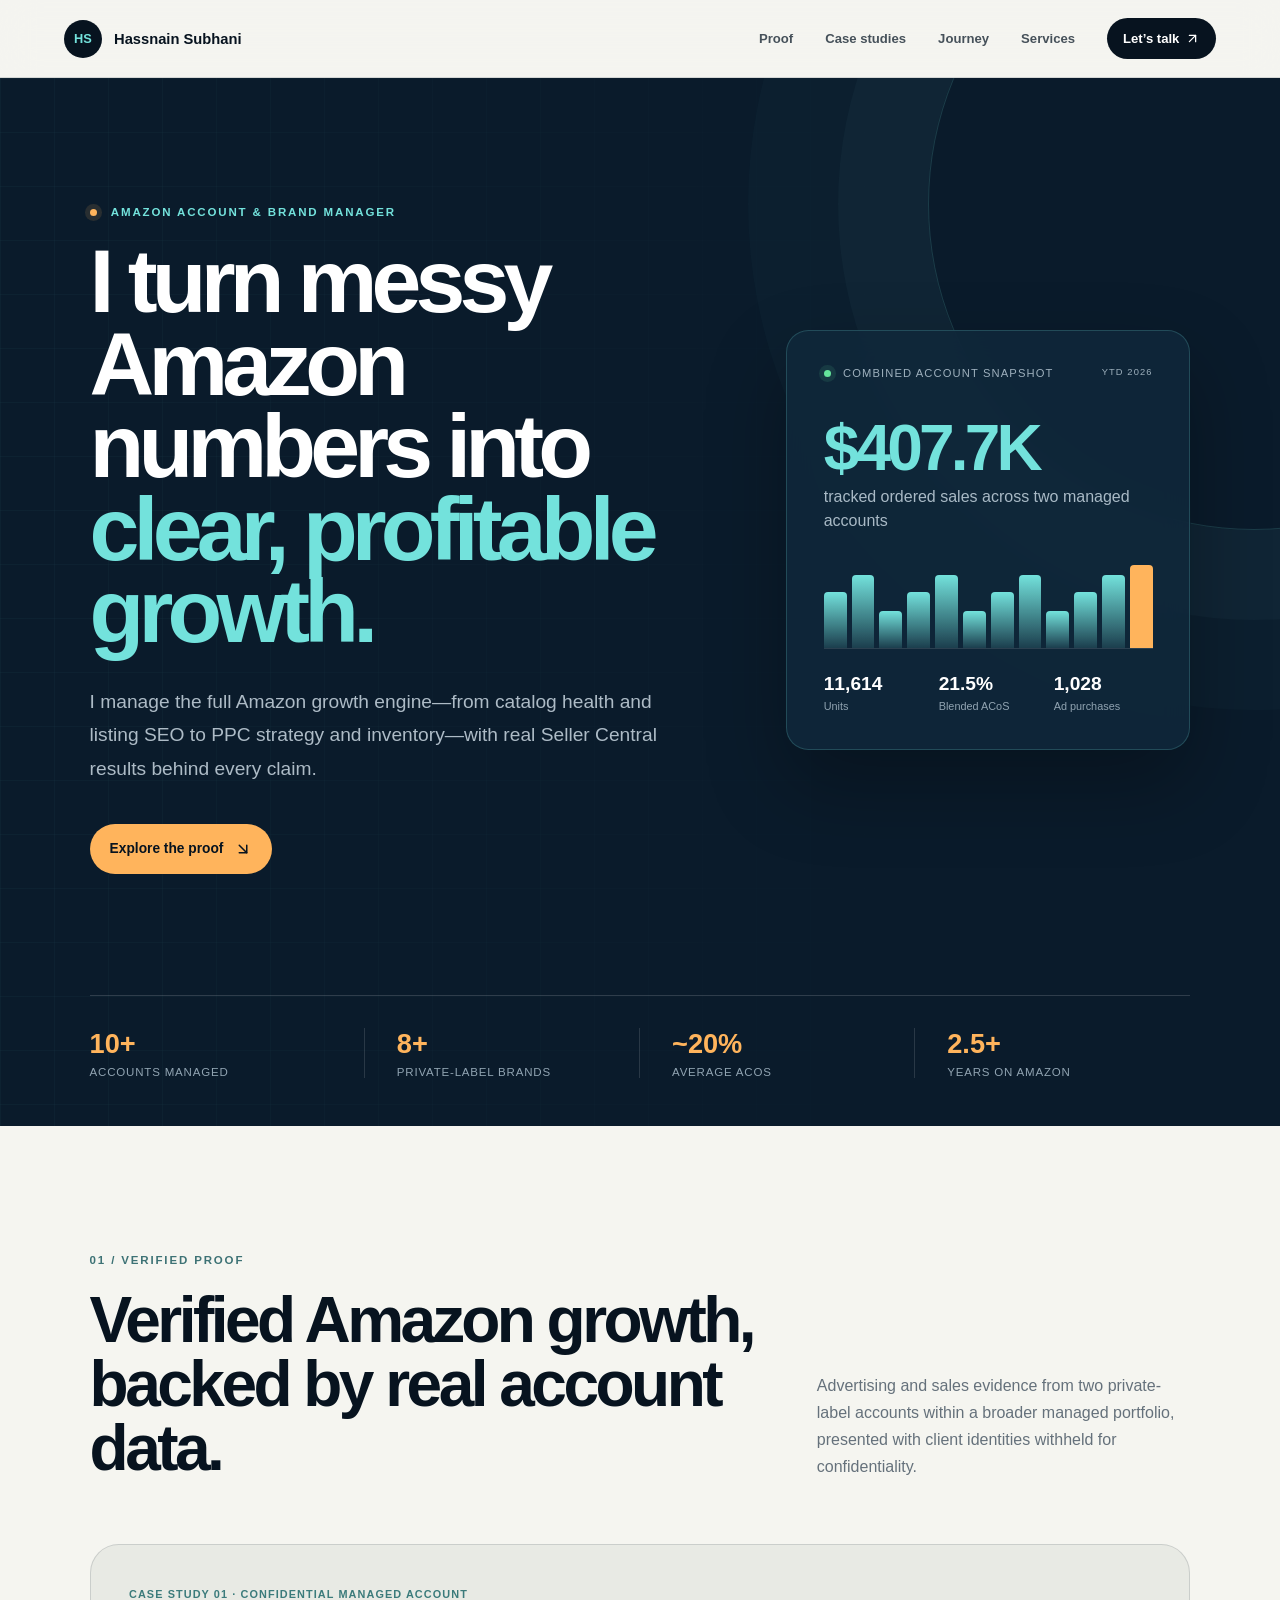
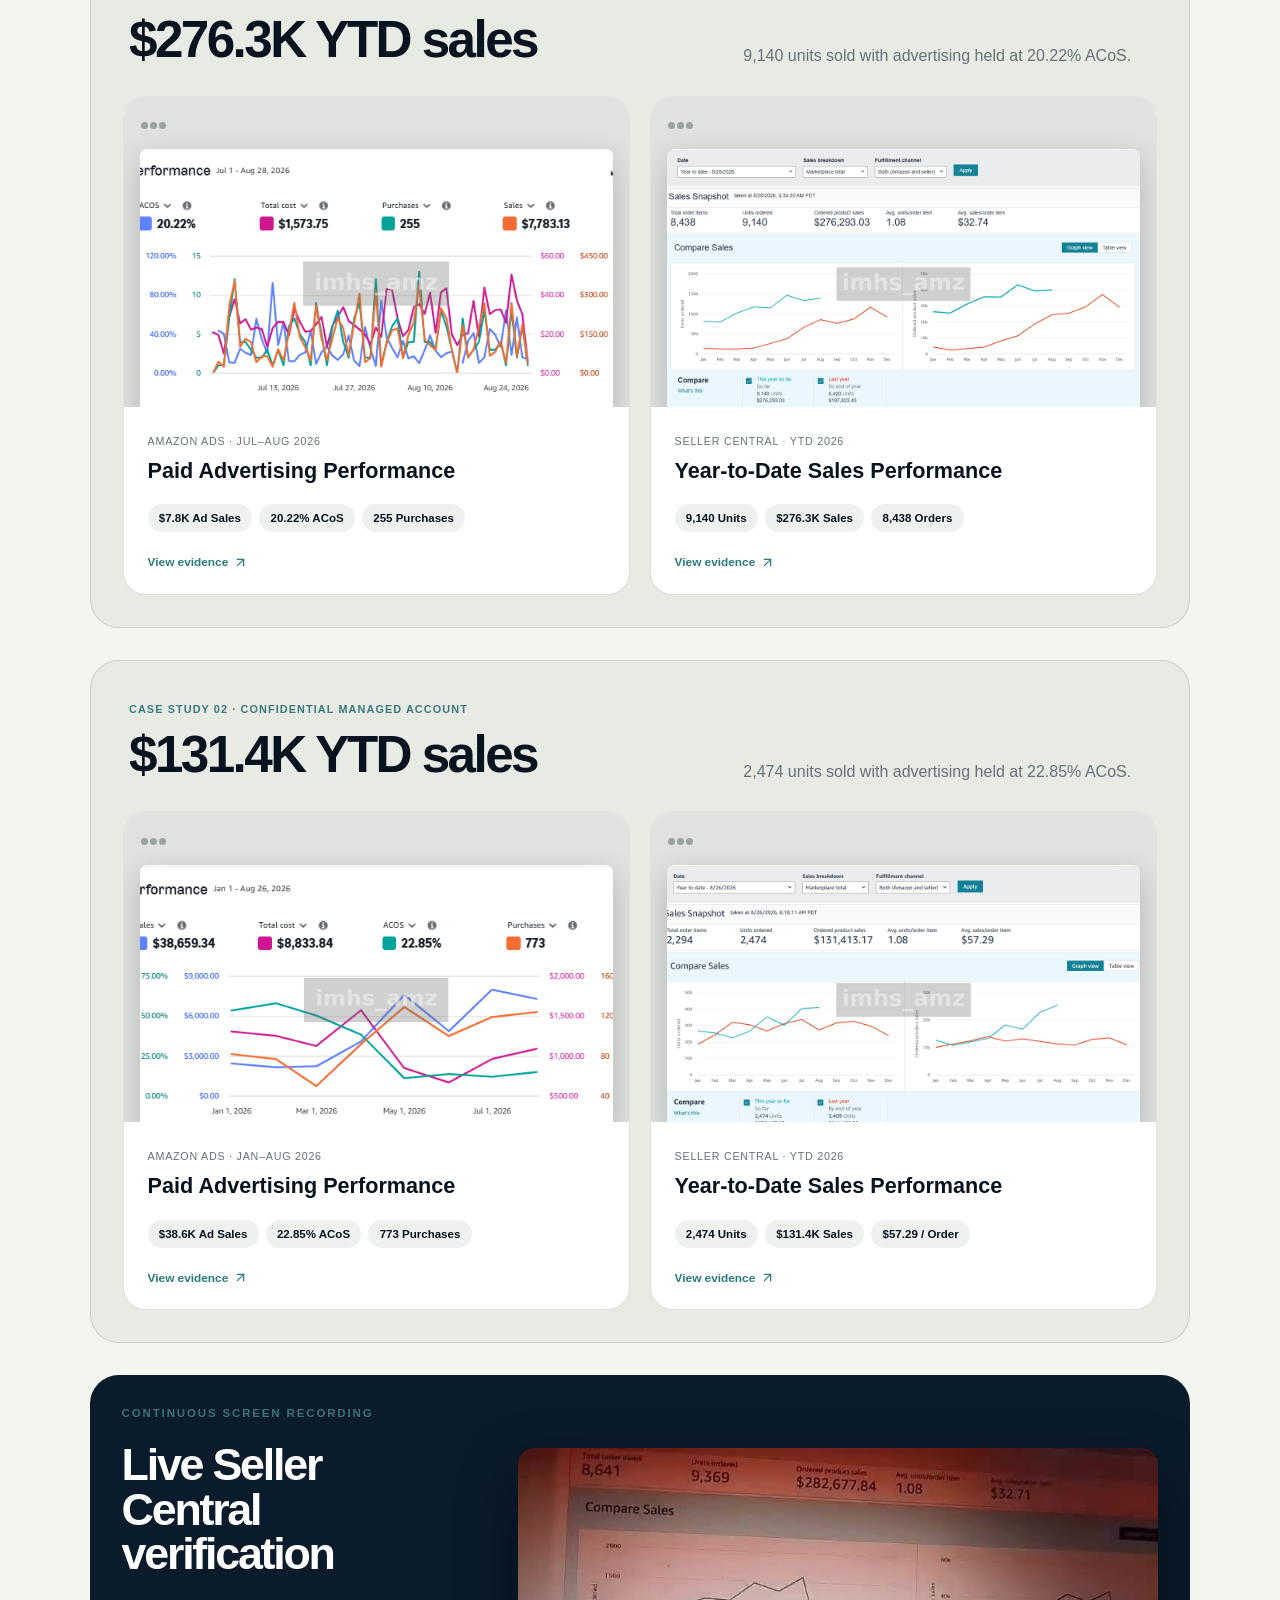
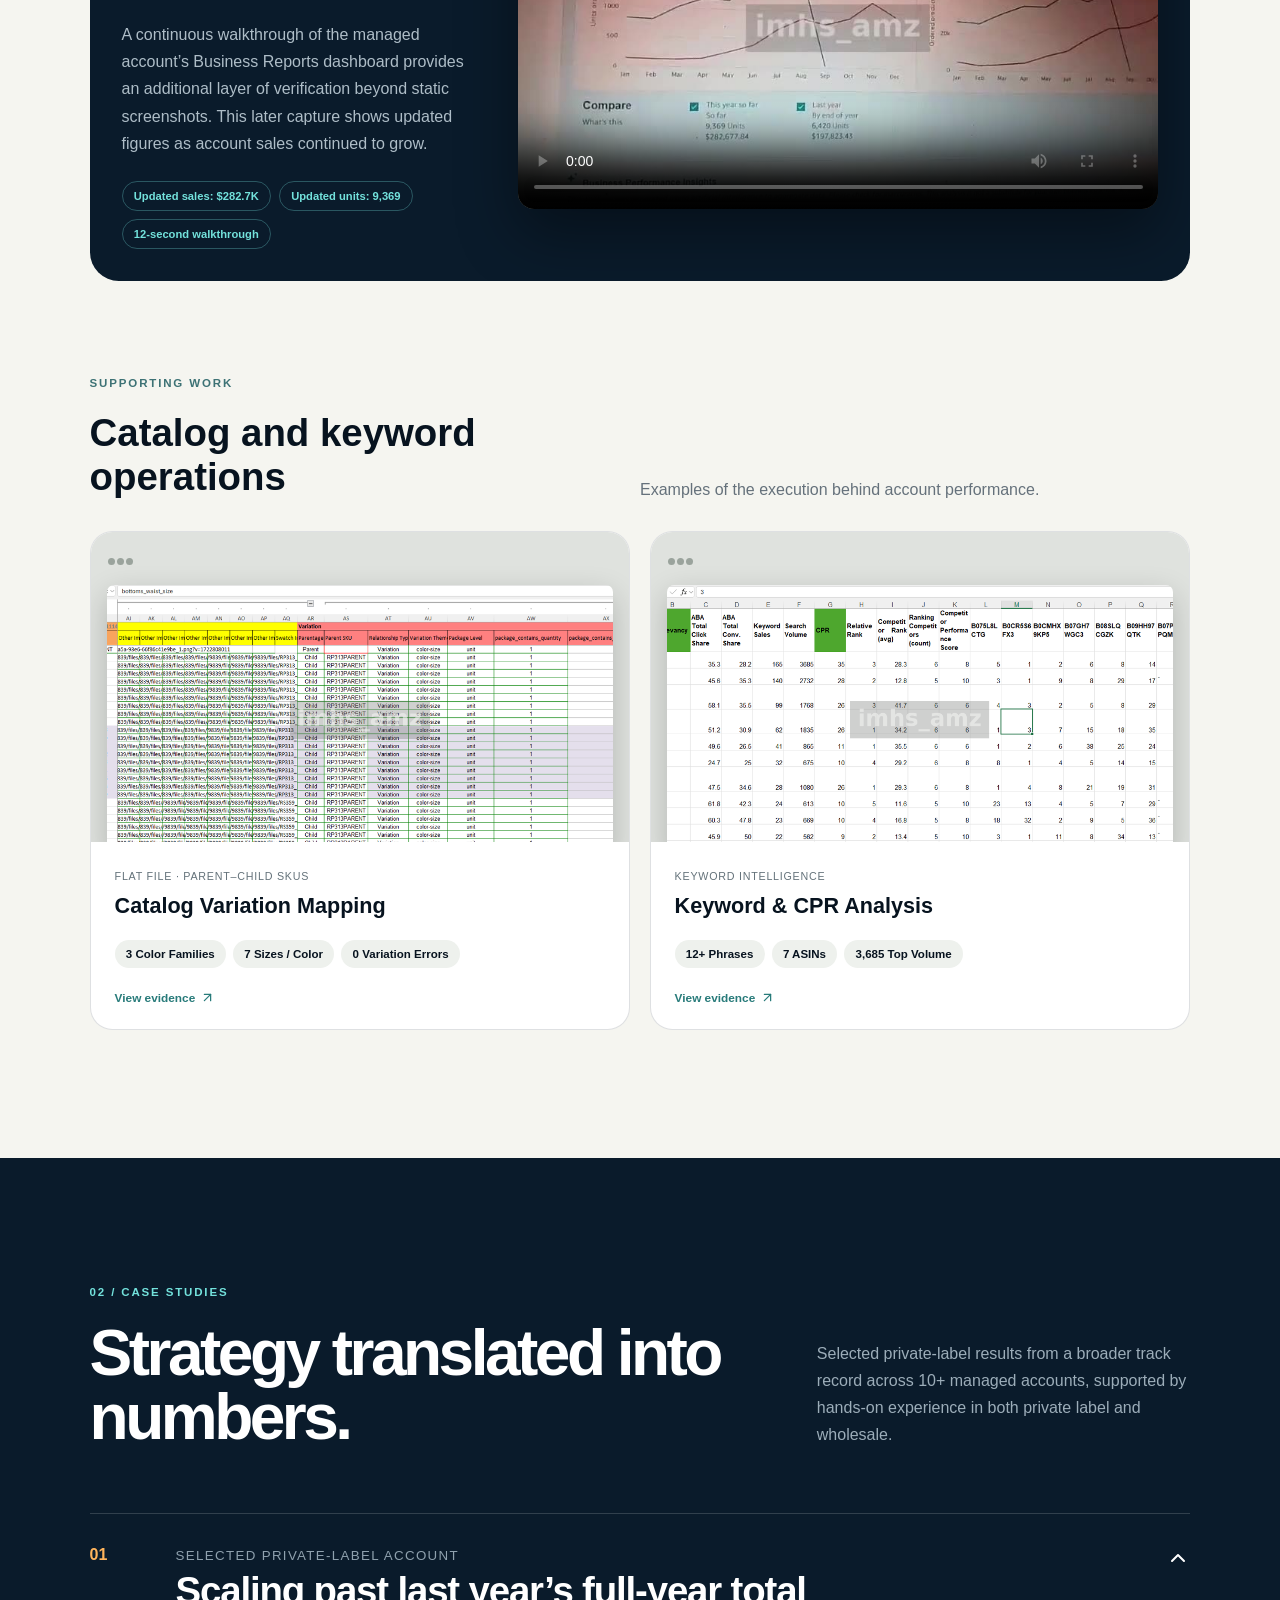
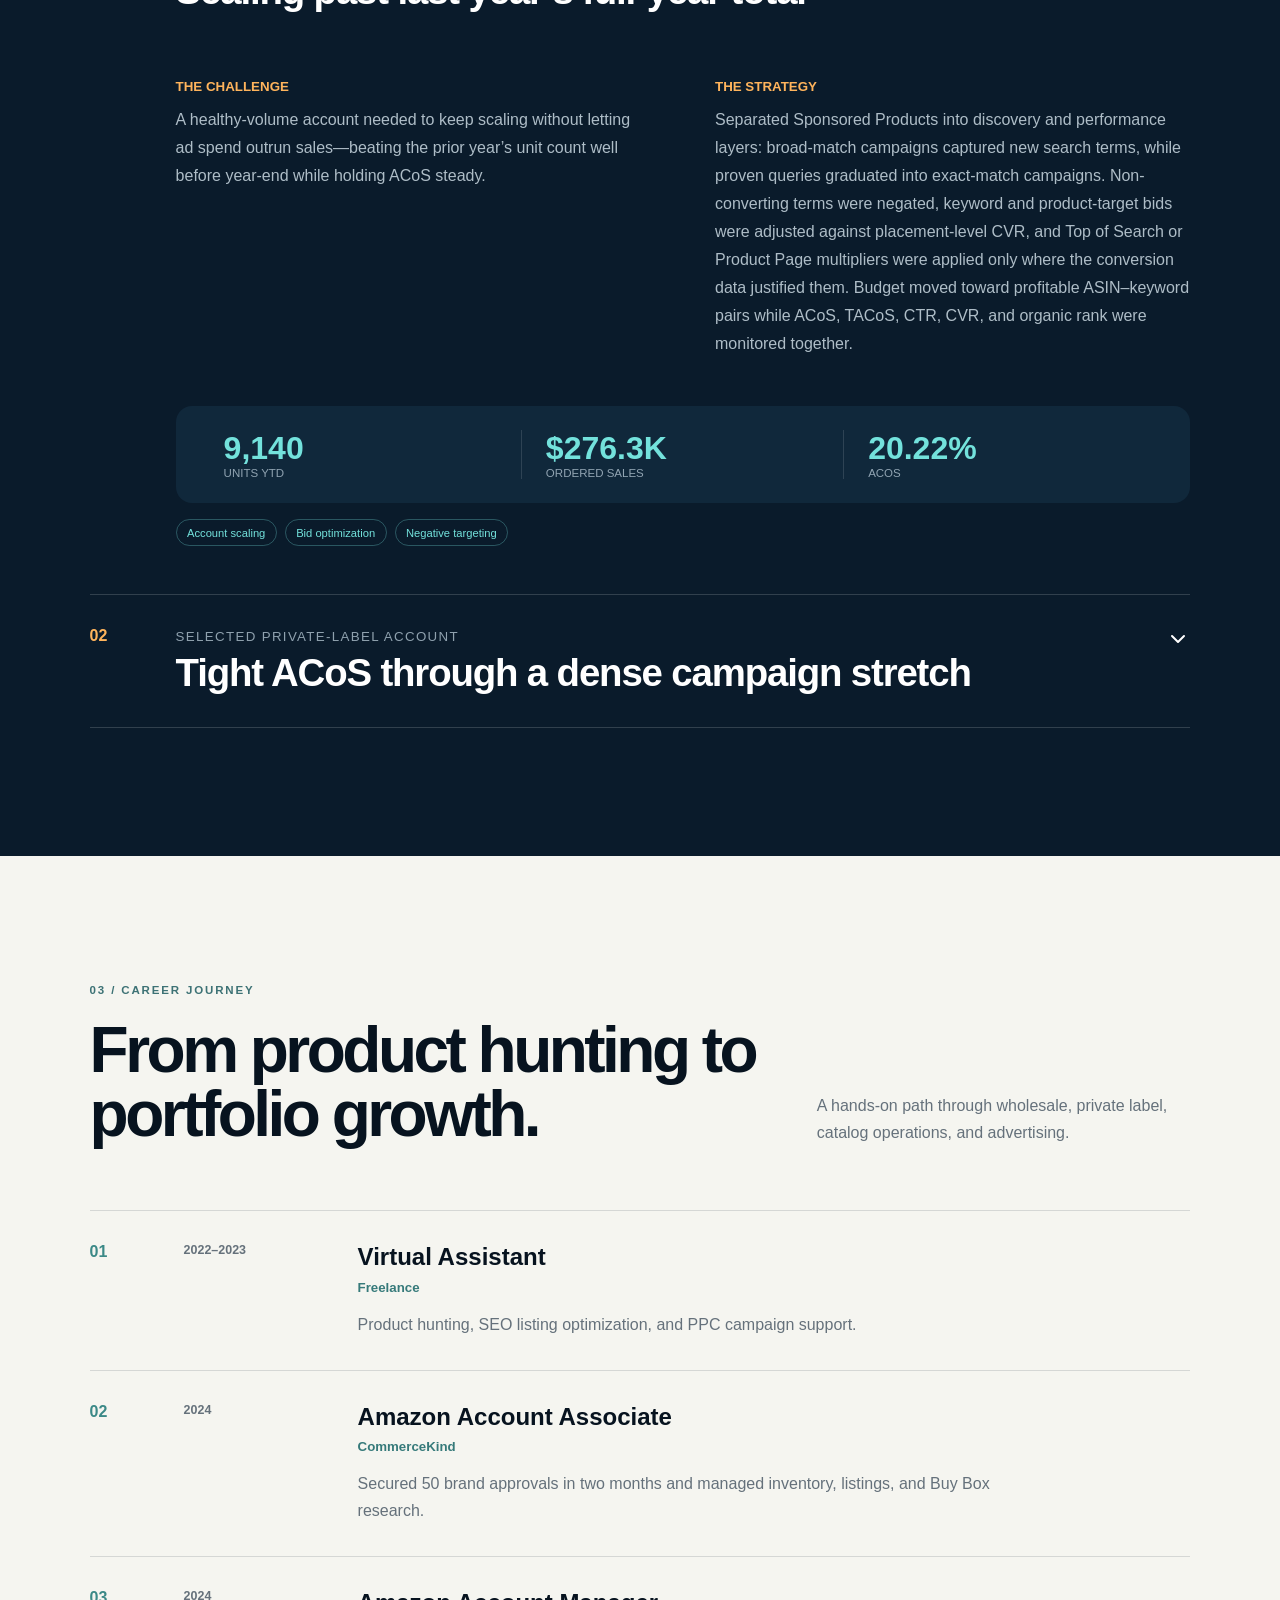
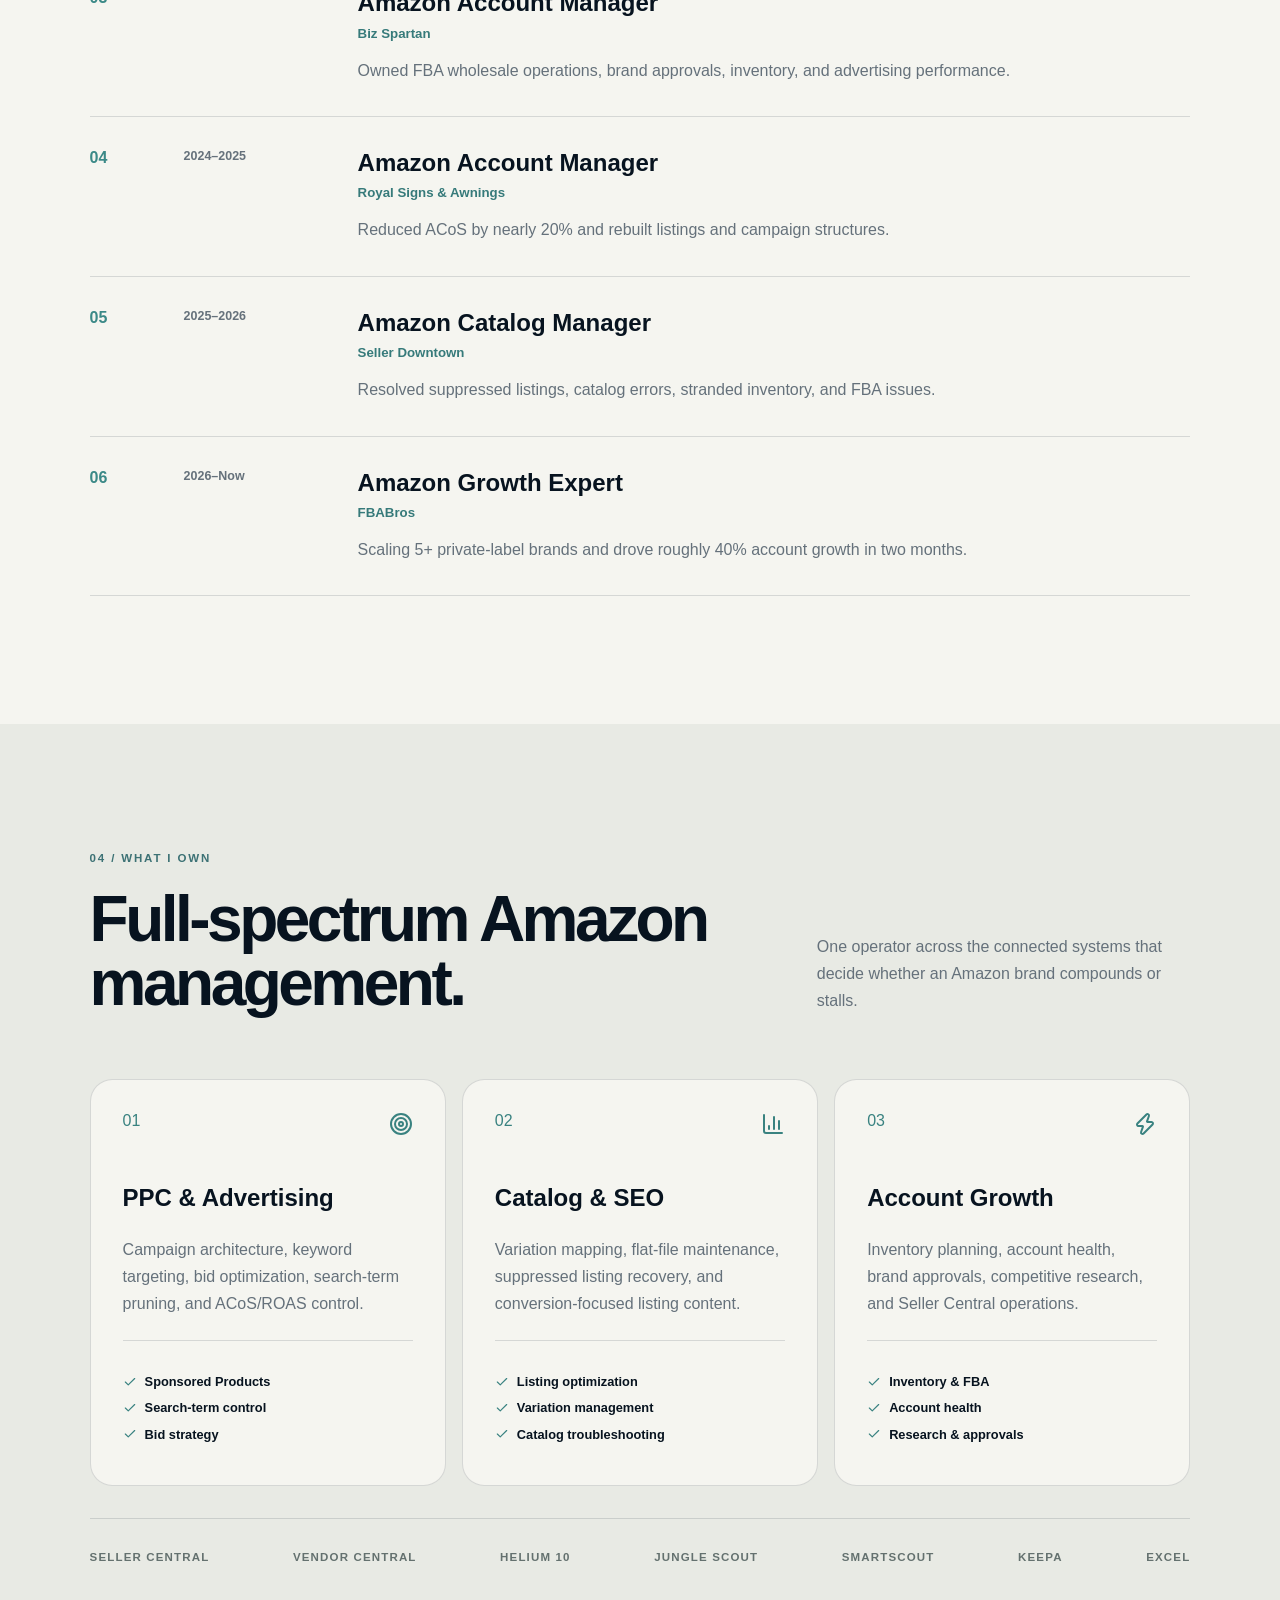
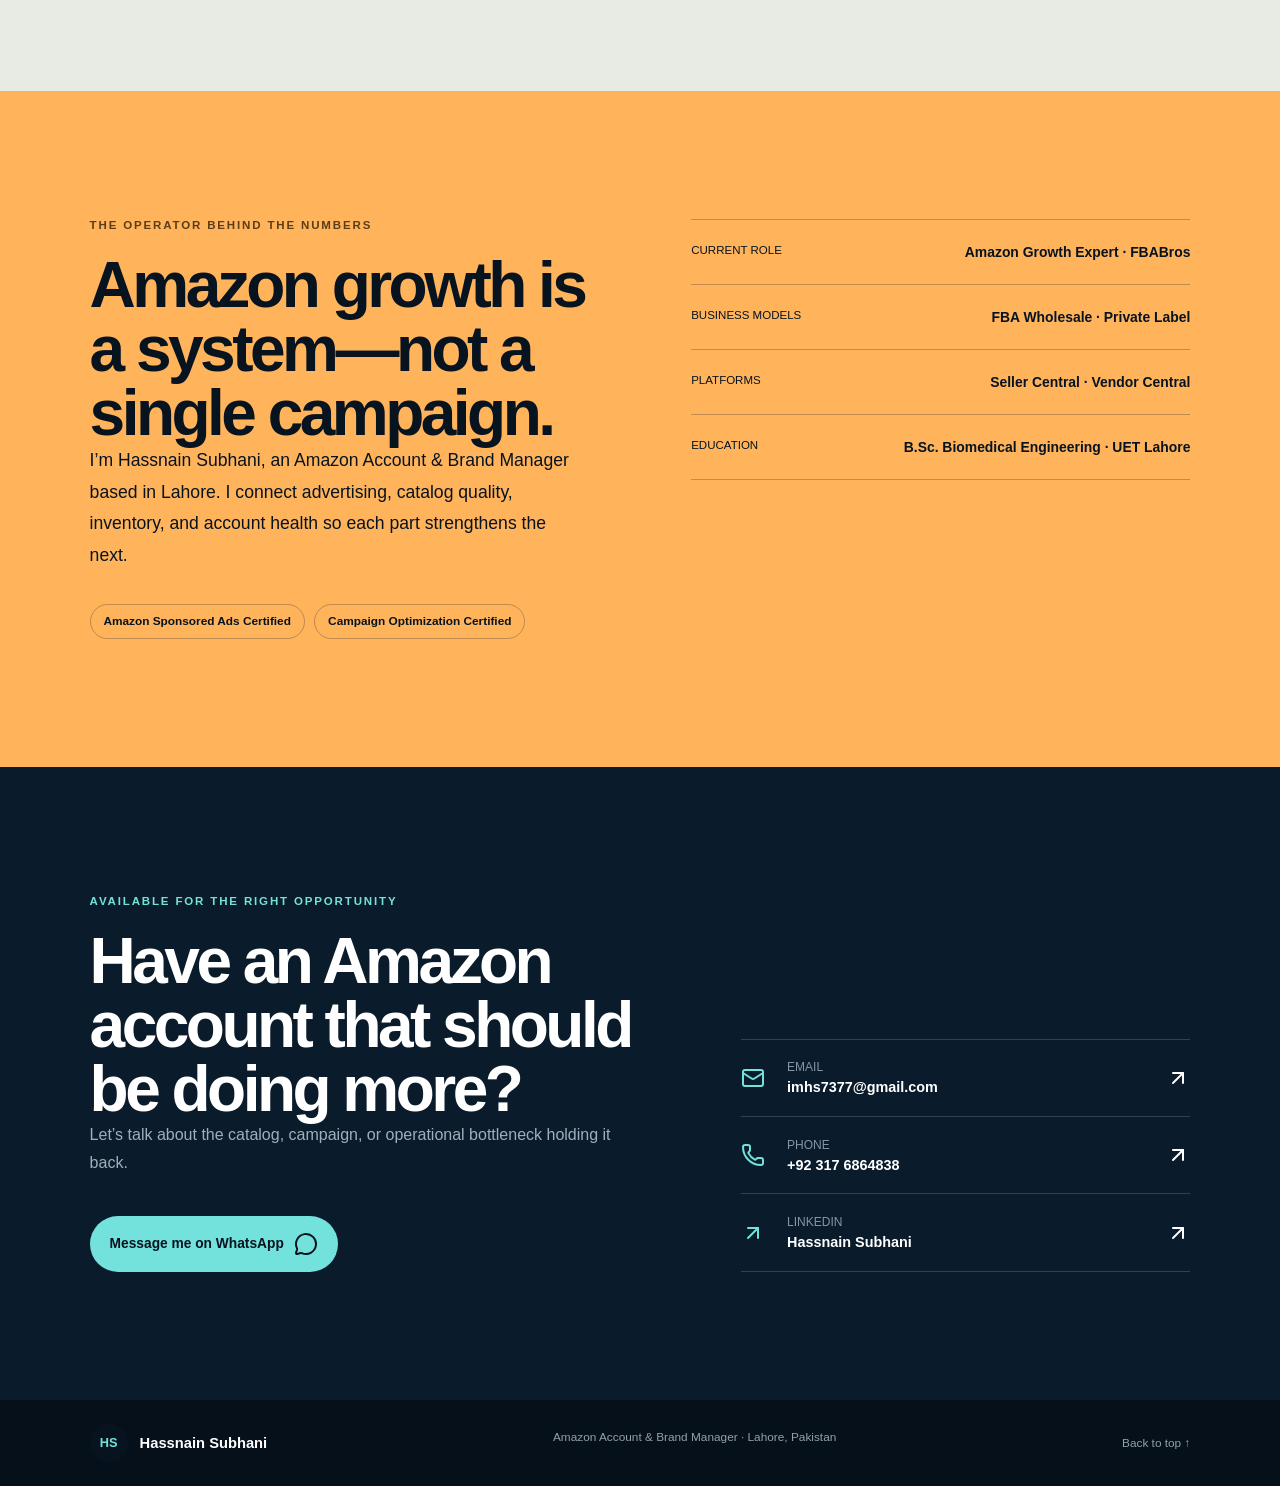
<file: index.html>
<!doctype html>
<html lang="en">
  <head>
    <meta charset="UTF-8" />
    <meta name="viewport" content="width=device-width, initial-scale=1.0" />
    <meta name="description" content="Hasnain Subhani — Amazon account management, PPC, catalog optimization, and verified growth results." />
    <title>Hasnain Subhani — Amazon Growth Expert</title>
    <script type="module" crossorigin src="./assets/index-DF_MXHpb.js"></script>
    <link rel="stylesheet" crossorigin href="./assets/index-I7He_iRv.css">
  </head>
  <body>
    <div id="root"></div>
  </body>
</html>
</file>
<file: assets/index-I7He_iRv.css>
:root{--ink:#07131f;--navy:#0a1b2b;--panel:#10283b;--cyan:#73e2dc;--amber:#ffb45c;--paper:#f5f5f0;--muted:#65717b;--line:#07131f21;--radius:1.4rem}*{box-sizing:border-box}html{scroll-behavior:smooth}body{background:var(--paper);color:var(--ink);margin:0;font-family:Arial,Helvetica,sans-serif}a{color:inherit;text-decoration:none}button{font:inherit;color:inherit}.site-nav{z-index:40;-webkit-backdrop-filter:blur(18px);backdrop-filter:blur(18px);border-bottom:1px solid var(--line);background:#f5f5f0e8;justify-content:space-between;align-items:center;height:78px;padding:0 clamp(1.2rem,5vw,5rem);display:flex;position:sticky;top:0}.brand{align-items:center;gap:.75rem;display:flex}.brand span{background:var(--ink);width:38px;height:38px;color:var(--cyan);border-radius:50%;place-items:center;font-size:.8rem;font-weight:900;display:grid}.brand b{font-size:.92rem}.nav-links{align-items:center;gap:2rem;font-size:.82rem;font-weight:700;display:flex}.nav-links>a:not(.nav-cta){color:#46515a}.nav-cta{background:var(--ink);color:#fff;border-radius:99px;align-items:center;gap:.35rem;padding:.8rem 1rem;display:flex}.menu-button{background:0 0;border:0;display:none}.hero{background:var(--navy);color:#fff;grid-template-columns:1.2fr .8fr;align-content:center;gap:clamp(3rem,7vw,8rem);min-height:calc(100vh - 78px);padding:clamp(5rem,10vw,9rem) clamp(1.2rem,7vw,7rem) 3rem;display:grid;position:relative;overflow:hidden}.hero-grid{opacity:.14;background-image:linear-gradient(#73e2dc40 1px,#0000 1px),linear-gradient(90deg,#73e2dc40 1px,#0000 1px);background-size:54px 54px;position:absolute;inset:0;-webkit-mask-image:linear-gradient(90deg,#000,#0000 75%);mask-image:linear-gradient(90deg,#000,#0000 75%)}.hero:after{content:"";border:1px solid #73e2dc2b;border-radius:50%;width:650px;height:650px;position:absolute;top:-200px;right:-300px;box-shadow:0 0 0 90px #73e2dc08,0 0 0 180px #73e2dc05}.hero-copy,.performance-card,.hero-metrics{z-index:2;position:relative}.eyebrow{text-transform:uppercase;letter-spacing:.16em;color:#3d7275;margin:0 0 1.4rem;font-size:.72rem;font-weight:800}.hero .eyebrow,.cases-section .eyebrow,.contact-section .eyebrow{color:var(--cyan)}.eyebrow span{background:var(--amber);border-radius:50%;width:7px;height:7px;margin-right:.6rem;display:inline-block;box-shadow:0 0 0 5px #ffb45c1f}h1,h2,h3,p{margin-top:0}.hero h1{letter-spacing:-.065em;max-width:980px;margin-bottom:2rem;font-size:clamp(3.1rem,7vw,7.4rem);line-height:.92}.hero h1 em{color:var(--cyan);font-style:normal}.hero-intro{color:#adbbc6;max-width:670px;font-size:clamp(1rem,1.5vw,1.22rem);line-height:1.75}.hero-actions{flex-wrap:wrap;gap:.75rem;margin-top:2.4rem;display:flex}.button{border-radius:99px;align-items:center;gap:.65rem;padding:1rem 1.25rem;font-size:.86rem;font-weight:800;display:inline-flex}.primary{background:var(--amber);color:var(--ink)}.secondary{border:1px solid #ffffff38}.performance-card{border-radius:var(--radius);-webkit-backdrop-filter:blur(14px);backdrop-filter:blur(14px);background:#10283bdb;border:1px solid #73e2dc33;align-self:center;padding:clamp(1.5rem,3vw,2.3rem);box-shadow:0 35px 80px #00000047}.performance-head{color:#9eb0bd;text-transform:uppercase;letter-spacing:.1em;justify-content:space-between;font-size:.7rem;display:flex}.performance-head i{background:#65e49b;border-radius:50%;width:7px;height:7px;margin-right:.5rem;display:inline-block;box-shadow:0 0 0 5px #65e49b1a}.performance-card>strong{letter-spacing:-.06em;color:var(--cyan);margin-top:2rem;font-size:clamp(3.1rem,5vw,5.8rem);display:block}.performance-card>p{color:#a9bac6;line-height:1.5}.spark{border-bottom:1px solid #ffffff1f;align-items:end;gap:5px;height:100px;padding-top:1rem;display:flex}.spark i{background:linear-gradient(var(--cyan), #73e2dc21);border-radius:4px 4px 0 0;flex:1}.spark i:nth-child(3n){height:45%}.spark i:nth-child(3n+1){height:68%}.spark i:nth-child(3n+2){height:88%}.spark i:last-child{background:var(--amber);height:100%}.performance-stats,.hero-metrics{grid-template-columns:repeat(3,1fr);display:grid}.performance-stats{gap:1rem;margin-top:1.5rem}.performance-stats div,.hero-metrics div{flex-direction:column;display:flex}.performance-stats b{font-size:1.2rem}.performance-stats span{color:#91a4b2;margin-top:.3rem;font-size:.68rem}.hero-metrics{border-top:1px solid #ffffff26;grid-column:1/-1;grid-template-columns:repeat(4,1fr);margin-top:2rem;padding-top:2rem}.hero-metrics div{border-right:1px solid #ffffff21;padding-left:2rem}.hero-metrics div:first-child{padding-left:0}.hero-metrics div:last-child{border:0}.hero-metrics b{color:var(--amber);font-size:1.7rem}.hero-metrics span{color:#91a4b2;text-transform:uppercase;letter-spacing:.07em;margin-top:.35rem;font-size:.72rem}.section{padding:clamp(5rem,10vw,9rem) clamp(1.2rem,7vw,7rem)}.section-heading{grid-template-columns:1fr .55fr;align-items:end;gap:3rem;margin-bottom:4rem;display:grid}.section-heading h2,.about-copy h2,.contact-copy h2{letter-spacing:-.055em;max-width:850px;margin:0;font-size:clamp(2.4rem,5vw,5.1rem);line-height:1}.section-heading>p{color:var(--muted);margin:0;line-height:1.7}.account-groups{gap:2rem;display:grid}.account-group{border:1px solid var(--line);border-radius:calc(var(--radius) + .4rem);background:#e8eae4;padding:clamp(1rem,2.5vw,2rem)}.account-group>header{grid-template-columns:1fr .7fr;align-items:end;gap:2rem;padding:.4rem .4rem 1.7rem;display:grid}.account-group>header small{text-transform:uppercase;letter-spacing:.1em;color:#3b7b7b;font-size:.68rem;font-weight:800}.account-group>header h3{letter-spacing:-.05em;margin:.5rem 0 0;font-size:clamp(2rem,4vw,3.5rem)}.account-group>header p{color:var(--muted);margin:0;line-height:1.6}.evidence-pair{grid-template-columns:repeat(2,1fr);gap:1.2rem;display:grid}.video-proof{border-radius:calc(var(--radius) + .4rem);background:var(--navy);color:#fff;grid-template-columns:.7fr 1.3fr;align-items:center;gap:clamp(1.5rem,4vw,4rem);margin-top:2rem;padding:clamp(1rem,2.5vw,2rem);display:grid;overflow:hidden}.video-copy h3{letter-spacing:-.05em;font-size:clamp(2rem,3.5vw,3.4rem);line-height:1}.video-copy>p:not(.eyebrow){color:#aebdc7;line-height:1.7}.video-copy>div{flex-wrap:wrap;gap:.5rem;margin-top:1.5rem;display:flex}.video-copy>div span{color:var(--cyan);border:1px solid #73e2dc4d;border-radius:99px;padding:.5rem .7rem;font-size:.7rem;font-weight:800}.video-proof video{background:#02090f;border-radius:1rem;width:100%;display:block;box-shadow:0 24px 60px #0006}.operational-head{grid-template-columns:1fr 1fr;align-items:end;margin:6rem 0 2rem;display:grid}.operational-head .eyebrow{grid-column:1/-1}.operational-head h3{margin:0;font-size:clamp(1.8rem,3vw,3rem)}.operational-head>p:last-child{color:var(--muted);margin:0}.proof-grid{grid-template-columns:repeat(2,1fr);gap:1.2rem;display:grid}.proof-card{text-align:left;border:1px solid var(--line);border-radius:var(--radius);cursor:pointer;background:#fff;padding:0;transition:all .3s;overflow:hidden}.proof-card:hover{transform:translateY(-7px);box-shadow:0 25px 55px #07131f1f}.proof-browser{background:#dfe2de;height:310px;padding:1.6rem 1rem 0;overflow:hidden}.proof-browser>span{background:#9aa39c;border-radius:50%;width:7px;height:7px;margin:0 1px 1rem;display:inline-block}.proof-browser img{object-fit:cover;object-position:top;border-radius:7px 7px 0 0;width:100%;height:270px;display:block;box-shadow:0 10px 30px #0003}.proof-content{padding:1.5rem}.proof-content small{color:#64727a;text-transform:uppercase;letter-spacing:.07em;font-size:.67rem}.proof-content h3{margin:.55rem 0 1.3rem;font-size:1.35rem}.proof-content>div{flex-wrap:wrap;gap:.45rem;display:flex}.proof-content>div span{background:#eef1ed;border-radius:99px;padding:.5rem .7rem;font-size:.72rem;font-weight:700}.proof-content>b{color:#287b7a;align-items:center;gap:.3rem;margin-top:1.4rem;font-size:.74rem;display:flex}.cases-section{background:var(--navy);color:#fff}.section-heading.light>p{color:#9cadb9}.case-list{border-top:1px solid #ffffff29}.case-row{border-bottom:1px solid #ffffff29}.case-row>button{color:#fff;text-align:left;cursor:pointer;background:0 0;border:0;grid-template-columns:70px 1fr auto;gap:1rem;width:100%;padding:2rem 0;display:grid}.case-row>button>span{color:var(--amber);font-weight:900}.case-row button small{color:#8fa1ae;text-transform:uppercase;letter-spacing:.1em}.case-row button h3{letter-spacing:-.03em;margin:.35rem 0 0;font-size:clamp(1.6rem,3vw,2.7rem)}.case-row button svg{transition:all .25s}.case-row button svg.turn{transform:rotate(180deg)}.case-body{padding:0 0 3rem 86px}.case-columns{grid-template-columns:repeat(2,1fr);gap:4rem;margin:2rem 0;display:grid}.case-columns small{color:var(--amber);text-transform:uppercase;font-weight:800}.case-columns p{color:#aebdc7;margin-top:.7rem;line-height:1.75}.result-grid{background:var(--panel);border-radius:1rem;grid-template-columns:repeat(3,1fr);padding:1.5rem;display:grid}.result-grid div{border-right:1px solid #ffffff21;flex-direction:column;padding:0 1.5rem;display:flex}.result-grid div:last-child{border:0}.result-grid b{color:var(--cyan);font-size:2rem}.result-grid span{color:#91a4b2;text-transform:uppercase;font-size:.72rem}.tags{flex-wrap:wrap;gap:.5rem;margin-top:1rem;display:flex}.tags span{color:var(--cyan);border:1px solid #73e2dc4d;border-radius:99px;padding:.4rem .65rem;font-size:.7rem}.timeline{border-top:1px solid var(--line)}.timeline-row{border-bottom:1px solid var(--line);grid-template-columns:70px 150px 1fr;gap:1.5rem;padding:2rem 0;display:grid}.timeline-row>div{color:#3b8987;font-weight:900}.timeline-row time{color:var(--muted);font-size:.78rem;font-weight:700}.timeline-row h3{margin-bottom:.4rem;font-size:1.5rem}.timeline-row section>b{color:#367a7a;font-size:.83rem}.timeline-row p{max-width:700px;color:var(--muted);margin:1rem 0 0;line-height:1.65}.service-section{background:#e8eae4}.service-grid{grid-template-columns:repeat(3,1fr);gap:1rem;display:grid}.service-card{background:var(--paper);border:1px solid var(--line);border-radius:var(--radius);padding:2rem}.service-card>div{color:#398280;justify-content:space-between;display:flex}.service-card h3{margin-top:3rem;font-size:1.5rem}.service-card p{color:var(--muted);line-height:1.7}.service-card ul{border-top:1px solid var(--line);margin:1.4rem 0 0;padding:1.4rem 0 0;list-style:none}.service-card li{align-items:center;gap:.5rem;margin:.7rem 0;font-size:.8rem;font-weight:700;display:flex}.service-card li svg{color:#398280}.tool-marquee{border-top:1px solid var(--line);text-transform:uppercase;letter-spacing:.1em;color:#64716f;justify-content:space-between;gap:2rem;margin-top:2rem;padding:2rem 0 0;font-size:.72rem;font-weight:800;display:flex;overflow:auto}.about-section{background:var(--amber);grid-template-columns:1fr 1fr;gap:8vw;display:grid}.about-copy>p:not(.eyebrow){font-size:1.1rem;line-height:1.8}.about-section .eyebrow{color:#5b3d18}.credentials{flex-wrap:wrap;gap:.6rem;margin-top:2rem;display:flex}.credentials span{border:1px solid #07131f40;border-radius:99px;padding:.6rem .8rem;font-size:.74rem;font-weight:800}.about-facts{border-top:1px solid #07131f40}.about-facts div{border-bottom:1px solid #07131f40;justify-content:space-between;gap:2rem;padding:1.5rem 0;display:flex}.about-facts span{text-transform:uppercase;font-size:.72rem}.about-facts b{text-align:right;font-size:.87rem}.contact-section{background:var(--navy);color:#fff;grid-template-columns:1.1fr .9fr;gap:8vw;padding:clamp(5rem,10vw,9rem) clamp(1.2rem,7vw,7rem);display:grid}.contact-copy>p:not(.eyebrow){color:#9fb0bc;line-height:1.7}.contact-button{background:var(--cyan);color:var(--ink);margin-top:1.5rem}.contact-links{border-top:1px solid #ffffff2b;align-self:end}.contact-links a{border-bottom:1px solid #ffffff2b;grid-template-columns:30px 1fr auto;align-items:center;gap:1rem;padding:1.3rem 0;display:grid}.contact-links a>svg:first-child{color:var(--cyan)}.contact-links span{flex-direction:column;font-size:.9rem;font-weight:800;display:flex}.contact-links small{color:#8397a5;text-transform:uppercase;margin-bottom:.3rem;font-weight:400}footer{color:#90a0ac;background:#06101a;justify-content:space-between;align-items:center;gap:1rem;padding:1.5rem clamp(1.2rem,7vw,7rem);font-size:.74rem;display:flex}footer .brand{color:#fff}.lightbox{z-index:80;-webkit-backdrop-filter:blur(12px);backdrop-filter:blur(12px);background:#02090fe8;place-items:center;padding:2rem;display:grid;position:fixed;inset:0}.lightbox>button{background:#fff;border:0;border-radius:50%;place-items:center;width:42px;height:42px;display:grid;position:absolute;top:2rem;right:2rem}.lightbox>div{background:#fff;border-radius:1rem;max-width:1100px;padding:1rem}.lightbox img{max-width:100%;max-height:72vh;display:block}.lightbox h3{margin:1rem .3rem .25rem}.lightbox p{color:var(--muted);margin:0 .3rem .3rem}.reveal{opacity:0;transition:opacity .7s,transform .7s;transform:translateY(20px)}.reveal.visible{opacity:1;transform:none}@media (width<=900px){.video-proof{grid-template-columns:1fr}.account-group>header,.operational-head{grid-template-columns:1fr;gap:.75rem}.nav-links{display:none}.nav-links.open{background:var(--paper);flex-direction:column;align-items:stretch;padding:1.5rem;display:flex;position:absolute;top:77px;left:0;right:0}.menu-button{display:block}.hero,.section-heading,.proof-grid,.service-grid,.about-section,.contact-section{grid-template-columns:1fr}.service-grid{gap:1rem}}@media (width<=620px){.evidence-pair{grid-template-columns:1fr}.brand b{display:none}.hero h1{font-size:3.2rem}.hero-metrics{grid-template-columns:repeat(2,1fr)}.hero-metrics div{border-bottom:1px solid #ffffff21;border-right:0;padding:1rem 0}.proof-browser{height:230px}.proof-browser img{height:195px}.case-row>button{grid-template-columns:40px 1fr auto}.case-body{padding-left:0}.case-columns,.result-grid{grid-template-columns:1fr;gap:1rem}.result-grid div{border-bottom:1px solid #ffffff21;border-right:0;padding:1rem}.timeline-row{grid-template-columns:45px 1fr}.timeline-row time,.timeline-row section{grid-column:2}.section-heading h2,.about-copy h2,.contact-copy h2{font-size:2.7rem}footer{text-align:center;flex-direction:column}}@media (prefers-reduced-motion:reduce){html{scroll-behavior:auto}.reveal{opacity:1;transform:none}}
</file>
